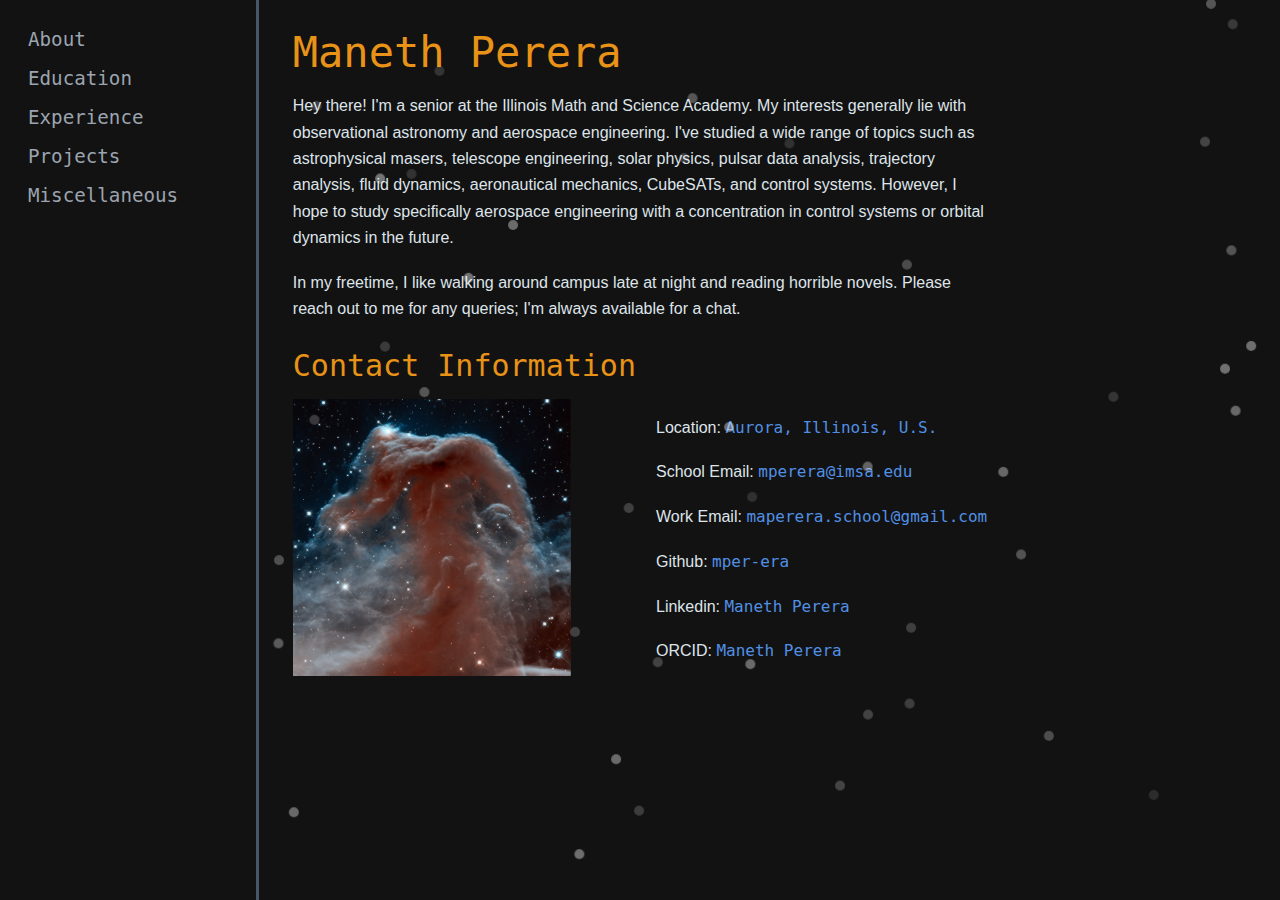
<file: index.html>
<!DOCTYPE html>
<html lang="en">
<head>
    <meta charset="UTF-8"/>
    <title>Maneth Perera</title>
    <link rel="stylesheet" href="style.css">
    <script type="module" src="experiment.js"></script>
    <link rel="icon" type="image/x-icon" href="images/favicon.ico">
</head>
<body>
    <!-- Side navigation -->
    <div class="sidenav">
        <a href="index.html">About</a> <!-- Creates page hierarchy to access specific pages -->
        <a href="pages/edu.html">Education</a>
        <a href="pages/experience.html">Experience</a>
        <a href="pages/proj.html">Projects</a>
        <a href="pages/misc.html">Miscellaneous</a>
    </div>
    <!-- Main content -->
    <div class="content">
        <h1>Maneth Perera</h1>
        <p>Hey there! I'm a senior at the Illinois Math and Science Academy. My interests generally lie with observational astronomy and aerospace engineering. I've studied a
            wide range of topics such as astrophysical masers, telescope engineering, solar physics, pulsar data analysis, trajectory analysis, fluid dynamics, aeronautical
            mechanics, CubeSATs, and control systems. However, I hope to study specifically aerospace engineering with a concentration in control systems or orbital dynamics
            in the future.</p>
        <p>In my freetime, I like walking around campus late at night and reading horrible novels. Please reach out to me for any queries; I'm always available for a chat.</p>
        <h2>Contact Information</h2>
        <div class="horizcont">
            <img src="images/img1.png" style="width: 40%; height: auto">
            <div><ul>
                <li>Location: <a href="https://www.google.com/search?q=aurora+illinois">Aurora, Illinois, U.S.</a></li>
                <li>School Email: <a href="mailto:mperera@imsa.edu">mperera@imsa.edu</a></li>
                <li>Work Email: <a href="mailto:maperera.school@gmail.com">maperera.school@gmail.com</a></li>
                <li>Github: <a href="https://github.com/mper-era">mper-era</a></li>
                <li>Linkedin: <a href="https://www.linkedin.com/in/maneth-perera-21a9b6350/">Maneth Perera</a></li>
                <li>ORCID: <a href="https://orcid.org/0009-0003-6483-5998">Maneth Perera</a></li>
            </ul></div>
        </div>
    </div>
    <div class="snowbg">
        <span class="snowflake"></span>
    </div>
    <!-- Extra content -->
    <div class="sidecont"></div> <!-- Used for notes and other comments on the site, add CSS for this later in style.css -->
</body>
</html>
</file>
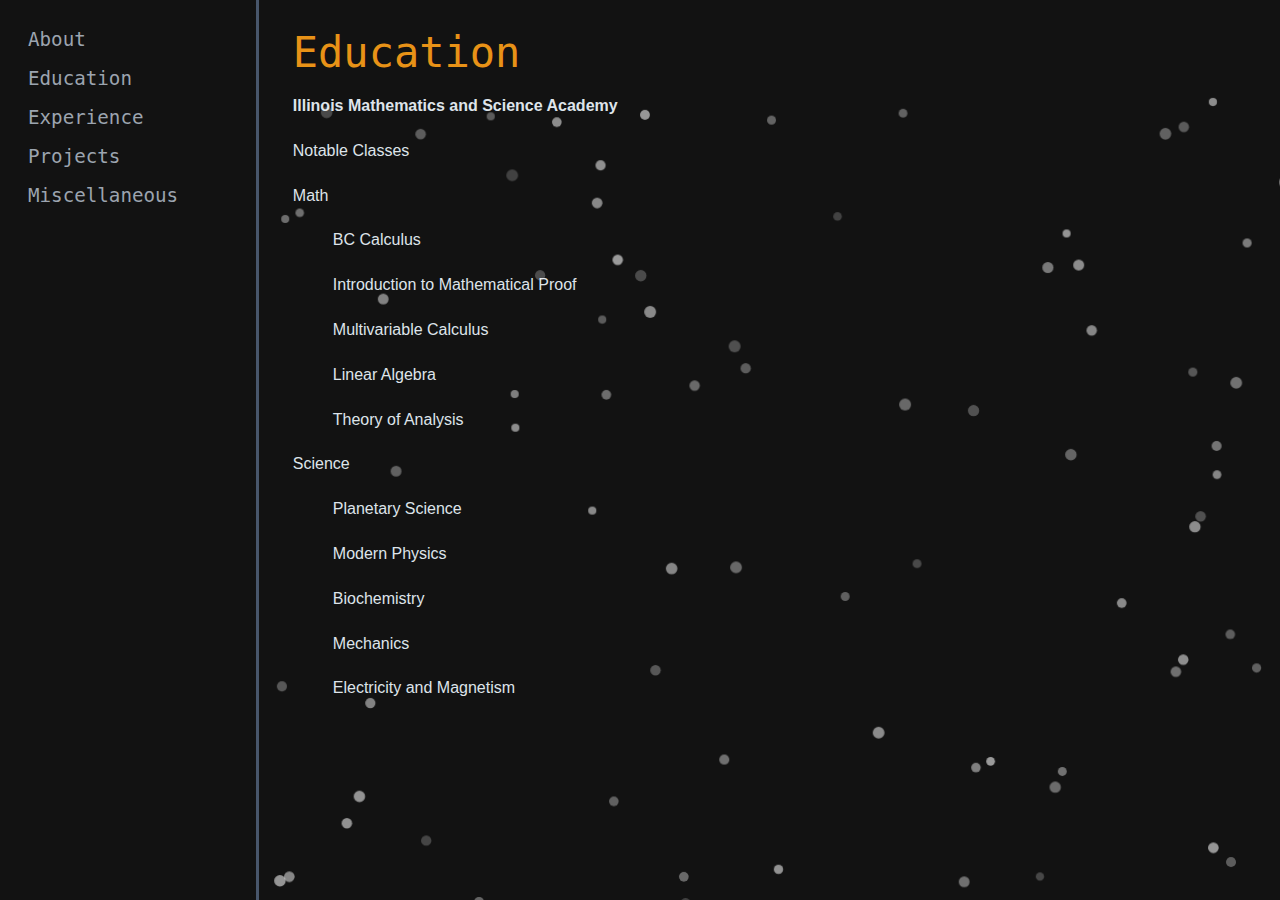
<file: pages/edu.html>
<!DOCTYPE html>
<html lang="en">
<head>
    <meta charset="UTF-8"/>
    <title>Maneth Perera</title>
    <link rel="stylesheet" href="../style.css">
    <script type="module" src="../main.js"></script>
    <link rel="icon" type="image/x-icon" href="../images/favicon.ico">
</head>
<body>
    <div class="sidenav">
        <a href="../index.html">About</a>
        <a href="edu.html">Education</a>
        <a href="experience.html">Experience</a>
        <a href="proj.html">Projects</a>
        <a href="misc.html">Miscellaneous</a>
    </div>
    <div class="content">
        <h1>Education</h1>
        <p style="font-weight: bold;">Illinois Mathematics and Science Academy</p>
        <p>Notable Classes</p>
        <p>Math</p>
        <ul>
            <li>BC Calculus</li>
            <li>Introduction to Mathematical Proof</li>
            <li>Multivariable Calculus</li>
            <li>Linear Algebra</li>
            <li>Theory of Analysis</li>
        </ul>
        <p>Science</p>
        <ul>
            <li>Planetary Science</li>
            <li>Modern Physics</li>
            <li>Biochemistry</li>
            <li>Mechanics</li>
            <li>Electricity and Magnetism</li>
        </ul>
    </div>
    <div class="snowbg">
        <span class="snowflake"></span>
    </div>
</body>
</html>
</file>
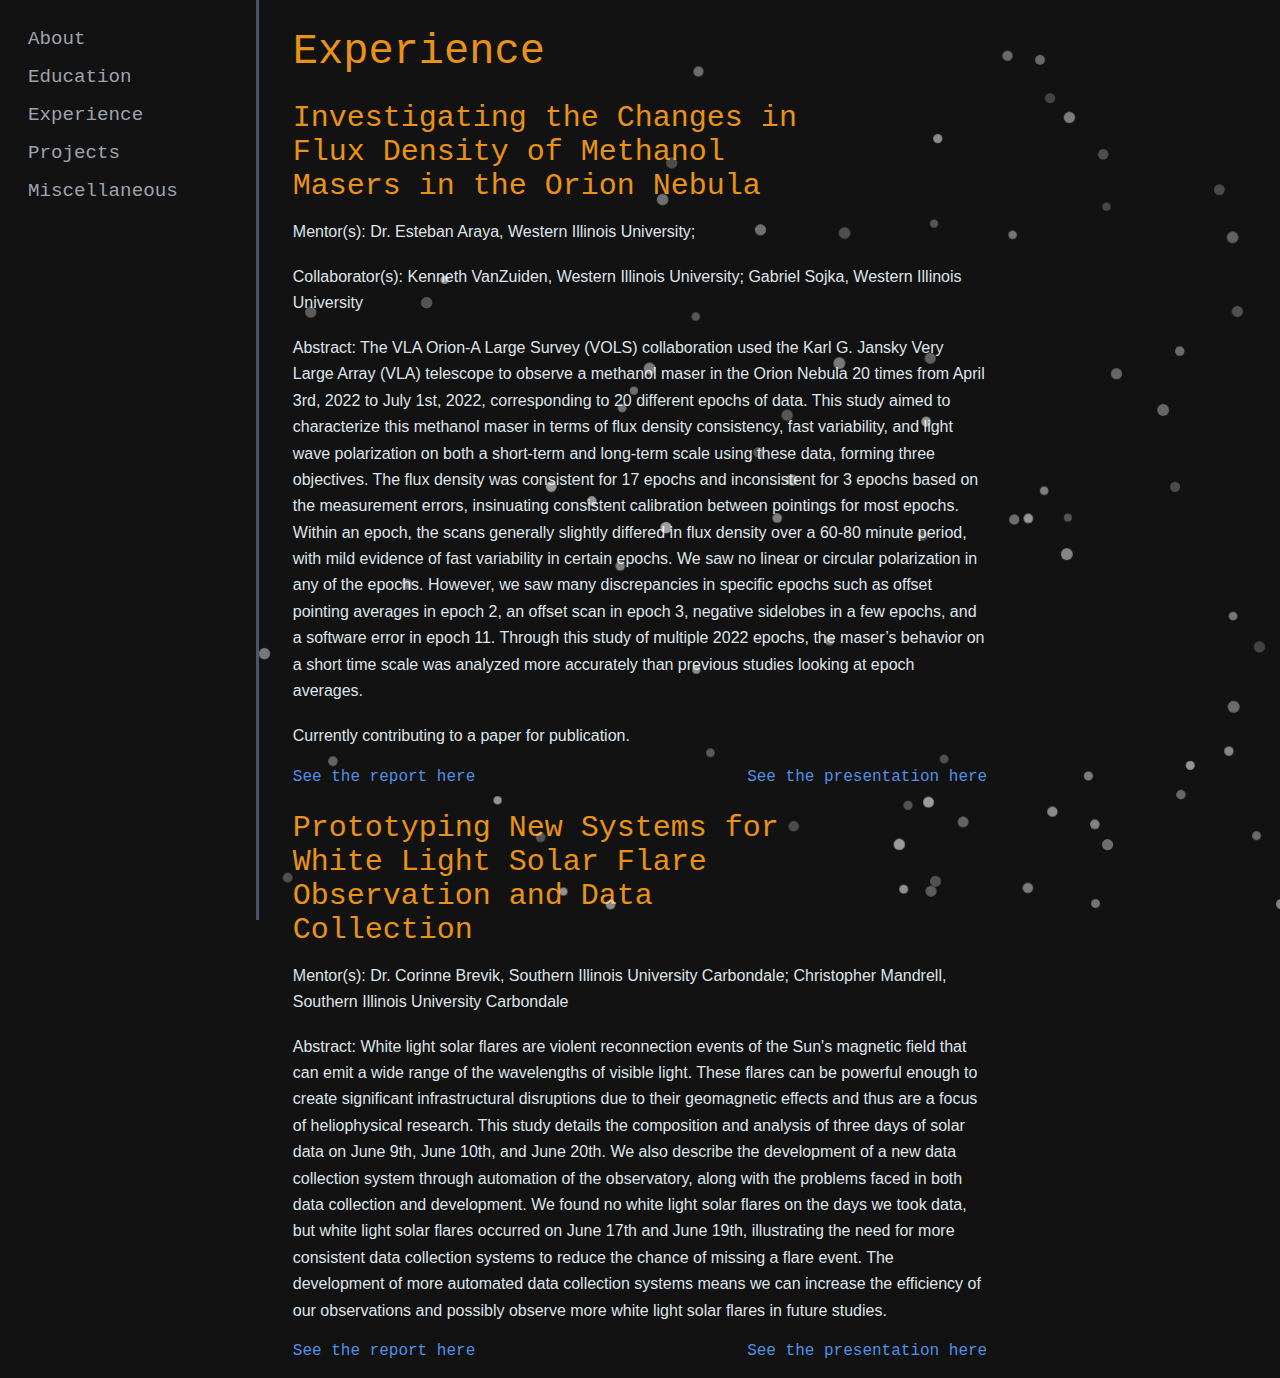
<file: pages/experience.html>
<!DOCTYPE html>
<html lang="en">
<head>
    <meta charset="UTF-8"/>
    <title>Maneth Perera</title>
    <link rel="stylesheet" href="../style.css">
    <script type="module" src="../main.js"></script>
    <link rel="icon" type="image/x-icon" href="../images/favicon.ico">
</head>
<body>
    <div class="sidenav">
        <a href="../index.html">About</a>
        <a href="edu.html">Education</a>
        <a href="experience.html">Experience</a>
        <a href="proj.html">Projects</a>
        <a href="misc.html">Miscellaneous</a>
    </div>
    <div class="content">
        <h1>Experience</h1>
        <h2>Investigating the Changes in Flux Density of Methanol Masers in the Orion Nebula</h2>
        <p>Mentor(s): Dr. Esteban Araya, Western Illinois University;</p>
        <p>Collaborator(s): Kenneth VanZuiden, Western Illinois University; Gabriel Sojka, Western Illinois University</p>
        <p>Abstract: The VLA Orion-A Large Survey (VOLS) collaboration used the Karl G. Jansky Very
        Large Array (VLA) telescope to observe a methanol maser in the Orion Nebula 20 times from
        April 3rd, 2022 to July 1st, 2022, corresponding to 20 different epochs of data. This study aimed
        to characterize this methanol maser in terms of flux density consistency, fast variability, and light
        wave polarization on both a short-term and long-term scale using these data, forming three
        objectives. The flux density was consistent for 17 epochs and inconsistent for 3 epochs based on
        the measurement errors, insinuating consistent calibration between pointings for most epochs.
        Within an epoch, the scans generally slightly differed in flux density over a 60-80 minute period,
        with mild evidence of fast variability in certain epochs. We saw no linear or circular polarization
        in any of the epochs. However, we saw many discrepancies in specific epochs such as offset
        pointing averages in epoch 2, an offset scan in epoch 3, negative sidelobes in a few epochs, and a
        software error in epoch 11. Through this study of multiple 2022 epochs, the maser’s behavior on
        a short time scale was analyzed more accurately than previous studies looking at epoch averages.</p>
        <p>Currently contributing to a paper for publication.</p>
        <div class="horizcont"><a href="../content/paper1.pdf">See the report here</a><a href="../content/presentation1.pdf">See the presentation here</a></div>
        <h2>Prototyping New Systems for White Light Solar Flare Observation and Data Collection</h2>
        <p>Mentor(s): Dr. Corinne Brevik, Southern Illinois University Carbondale; Christopher Mandrell, Southern Illinois University Carbondale </p>
        <p>Abstract: White light solar flares are violent reconnection events of the Sun's magnetic field that
        can emit a wide range of the wavelengths of visible light. These flares can be powerful enough to
        create significant infrastructural disruptions due to their geomagnetic effects and thus are a focus
        of heliophysical research. This study details the composition and analysis of three days of solar
        data on June 9th, June 10th, and June 20th. We also describe the development of a new data
        collection system through automation of the observatory, along with the problems faced in both
        data collection and development. We found no white light solar flares on the days we took data,
        but white light solar flares occurred on June 17th and June 19th, illustrating the need for more
        consistent data collection systems to reduce the chance of missing a flare event. The
        development of more automated data collection systems means we can increase the efficiency of
        our observations and possibly observe more white light solar flares in future studies.<p>
        <div class="horizcont"><a href="../content/paper1.pdf">See the report here</a><a href="../content/presentation2.pdf">See the presentation here</a></div>
    </div>
    <div class="snowbg">
        <span class="snowflake"></span>
    </div>
</body>
</html>
</file>
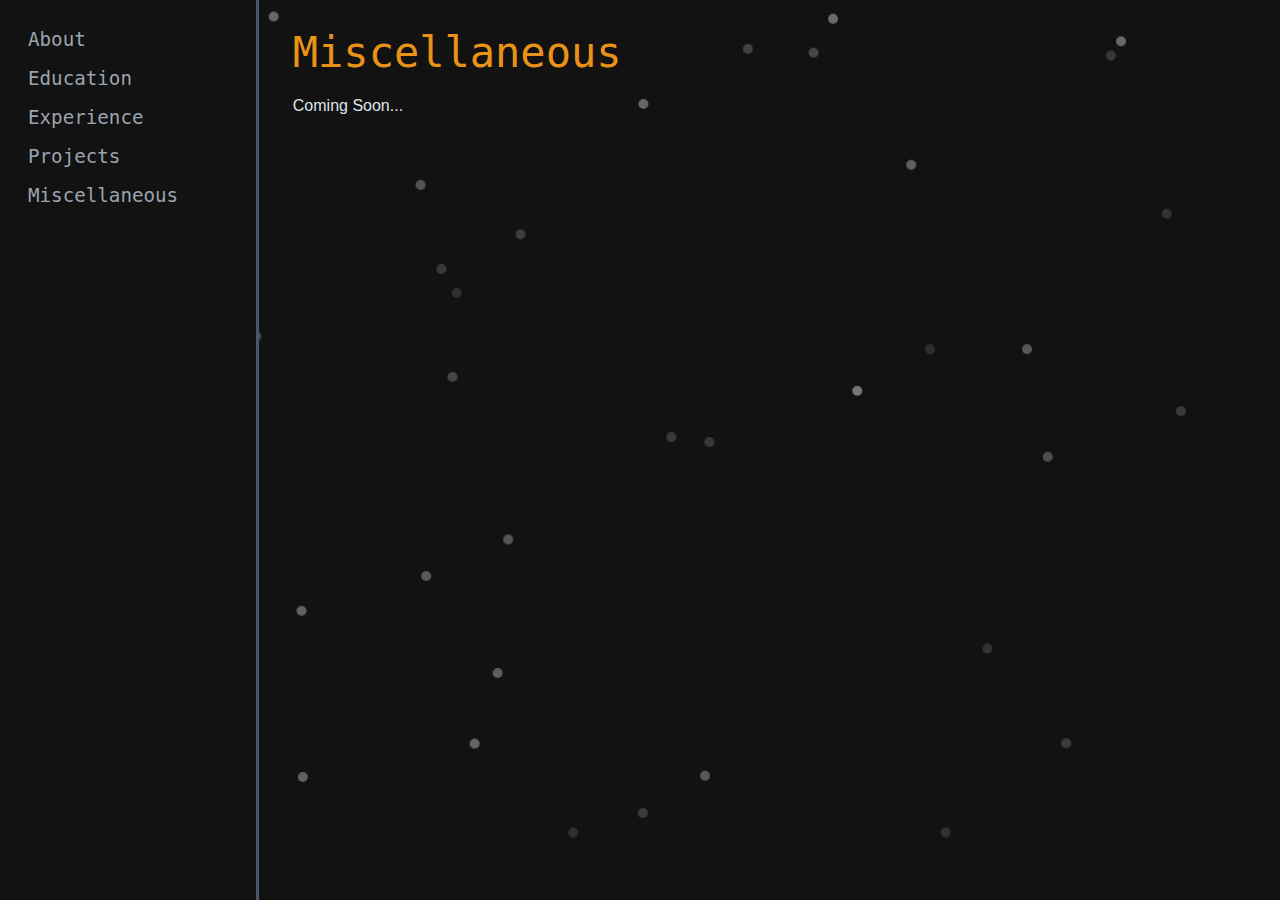
<file: pages/misc.html>
<!DOCTYPE html>
<html lang="en">
<head>
    <meta charset="UTF-8"/>
    <title>Maneth Perera</title>
    <link rel="stylesheet" href="../style.css">
    <script type="module" src="../experiment.js"></script>
    <link rel="icon" type="image/x-icon" href="../images/favicon.ico">
</head>
<body>
    <div class="sidenav">
        <a href="../index.html">About</a>
        <a href="edu.html">Education</a>
        <a href="experience.html">Experience</a>
        <a href="proj.html">Projects</a>
        <a href="misc.html">Miscellaneous</a>
    </div>
    <div class="content">
        <h1>Miscellaneous</h1>
        <p>Coming Soon...</p>
    </div>
    <div class="snowbg">
        <span class="snowflake"></span>
    </div>
</body>
</html>
</file>
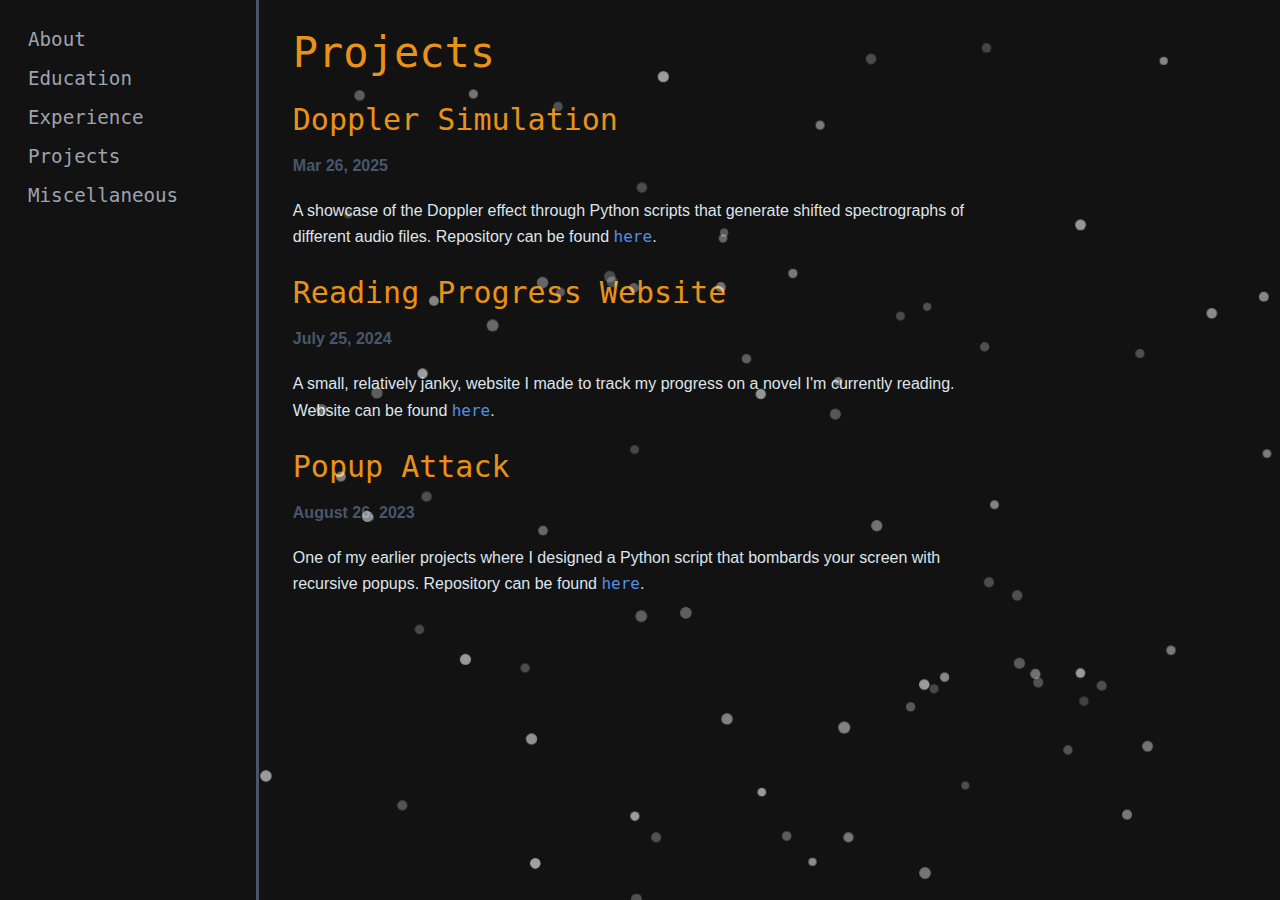
<file: pages/proj.html>
<!DOCTYPE html>
<html lang="en">
<head>
    <meta charset="UTF-8"/>
    <title>Maneth Perera</title>
    <link rel="stylesheet" href="../style.css">
    <script type="module" src="../main.js"></script>
    <link rel="icon" type="image/x-icon" href="../images/favicon.ico">
</head>
<body>
    <div class="sidenav">
        <a href="../index.html">About</a>
        <a href="edu.html">Education</a>
        <a href="experience.html">Experience</a>
        <a href="proj.html">Projects</a>
        <a href="misc.html">Miscellaneous</a>
    </div>
    <div class="content">
        <h1>Projects</h1>
        <h2>Doppler Simulation</h2>
        <p class="lessp">Mar 26, 2025</p>
        <p>A showcase of the Doppler effect through Python scripts that generate shifted spectrographs of different audio files. Repository can be found <a href="https://github.com/mper-era/doppler-sim">here</a>.</p>
        <h2>Reading Progress Website</h2>
        <p class="lessp">July 25, 2024</p>
        <p>A small, relatively janky, website I made to track my progress on a novel I'm currently reading. Website can be found <a href="https://mper-era.github.io/reading-progress/">here</a>.</p>
        <h2>Popup Attack</h2>
        <p class="lessp">August 26, 2023</p>
        <p>One of my earlier projects where I designed a Python script that bombards your screen with recursive popups. Repository can be found <a href="https://github.com/mper-era/popup-attack">here</a>.</p>
    </div>
    <div class="snowbg">
        <span class="snowflake"></span>
    </div>
</body>
</html>
</file>
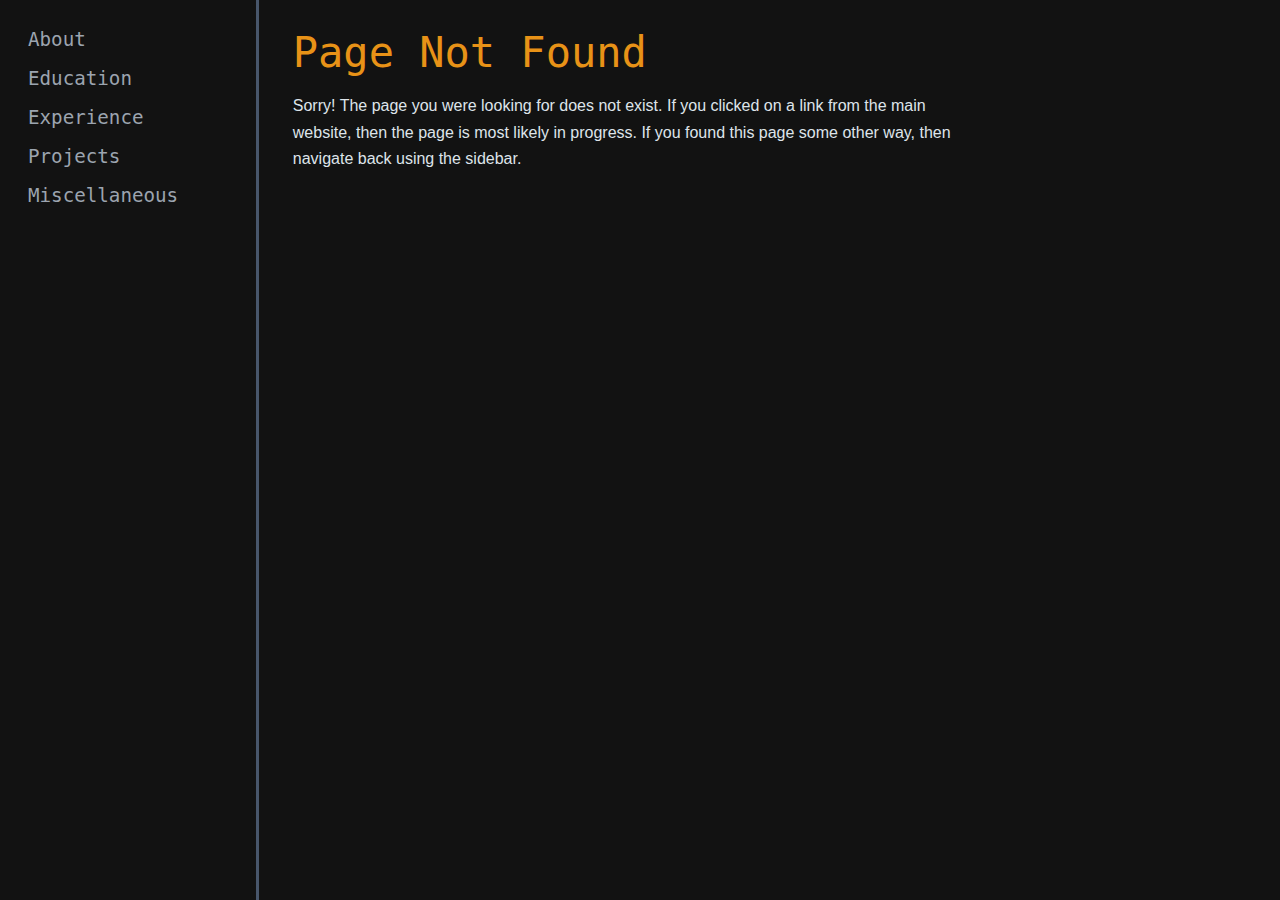
<file: pages/unknown.html>
<!DOCTYPE html>
<html lang="en">
<head>
    <meta charset="UTF-8"/>
    <title>Maneth Perera</title>
    <link rel="stylesheet" href="../style.css">
    <script type="module" src="../main.js"></script>
    <link rel="icon" type="image/x-icon" href="../images/favicon.ico">
</head>
<body>
    <div class="sidenav">
        <a href="../index.html">About</a>
        <a href="edu.html">Education</a>
        <a href="experience.html">Experience</a>
        <a href="proj.html">Projects</a>
        <a href="misc.html">Miscellaneous</a>
    </div>
    <div class="content">
        <h1>Page Not Found</h1>
        <p>Sorry! The page you were looking for does not exist. If you clicked on a link from the main website, then the page is most likely in progress. If you found this page some other way, then navigate back using the sidebar.</p>
    </div>
</body>
</html>
</file>
<file: style.css>
:root {
    --bg-color: #121212;
    --text-color: #dee4ea;
    --link-color: #518fe4;
    --head-bg-color: #06235d;
    --note-color: #222832;
    --border-color: #48566b;
    --fade-color: #9ca4af;
    --accent-color: #e89217;
    --default-font: -apple-system, "BlinkMacSystemFont", "Segoe UI", "Helvetica Neue", "Arial", sans-serif, "Apple Color Emoji", "Segoe UI Emoji", "Segoe UI Symbol";
    --heading-font: "JetBrains Mono", monospace;
    font-size: 16px;
}

body {
    background-color: var(--bg-color);
}

.content {
    margin-left: 20%;
    margin-right: 20%;
    padding: 0rem 2rem;
    color: var(--text-color);
    display: block;
}

.horizcont {
    padding: 0rem 0rem;
    margin: 0;
    color: var(--text-color);
    display: flex;
    align-items: flex-start;
    justify-content: space-between;
    column-gap: 0%;
    width: 100%;
}

p, li {
    color: var(--text-color);
    font-family: var(--default-font);
    font-style: normal;
    font-weight: 400;
    font-size: 1rem;
    line-height: 1.65;
    margin-top: 0rem;
    margin-bottom: 1.15rem;
    padding: 0;
    z-index: 3;
}

.lessp {
    color: var(--border-color);
    font-weight: 700;
}

ul {
    list-style-type: none;
}

a {
    color: var(--link-color);
    font-family: var(--heading-font);
    font-style: normal;
    font-weight: 400;
    font-size: 1rem;
    text-decoration: none;
    margin: 0;
    padding: 0;
}

a:hover {
    text-decoration: underline;
    text-decoration-thickness: 2px;
}

h1, h2, h3 {
    color: var(--accent-color);
    font-family: var(--heading-font);
    font-style: normal;
    font-weight: 500;
    width: 80%;
    margin-bottom: 1rem;
    z-index: 4;
}

h1 {
    font-size: 2.625rem;
}

h2 {
    font-size: 1.875rem;
}

.sidenav {
    height: 100%;
    width: 20%;
    position: fixed;
    top: 0;
    left: 0;
    z-index: 2;
    background-color: var(--bg-color);
    border-right: 3px solid var(--border-color);
    overflow-x: hidden;
    padding-top: 20px;
}

.sidenav a {
    color: var(--fade-color);
    font-size: 1.2rem;
    text-decoration: none;
    padding: 0.5rem 1.75rem;
    margin-right: 0.1875rem;
    display: block;
    box-shadow: none;
}

.sidenav a:hover {
    color: var(--accent-color);
    text-decoration: underline;
    text-decoration-thickness: 3px;
}

@media screen and (max-width: 1000px) {
    :root {
        font-size: 1.6vw;
    }
    .sidenav {
        border-right: 1px solid var(--border-color);
    }
}

.snowbg {
    position: absolute;
    left: 0px;
    top: 0px;
    display: none;
}

.snowflake {
    position: fixed;
    background-color: #ffffff; /* default color, change if overlaps with text too much */
    user-select: none;
    z-index: 1;
    pointer-events: none;
    border-radius: 50%;
    width: 0.8vw;
    height: 0.8vw;
    opacity: 1;
}
</file>
